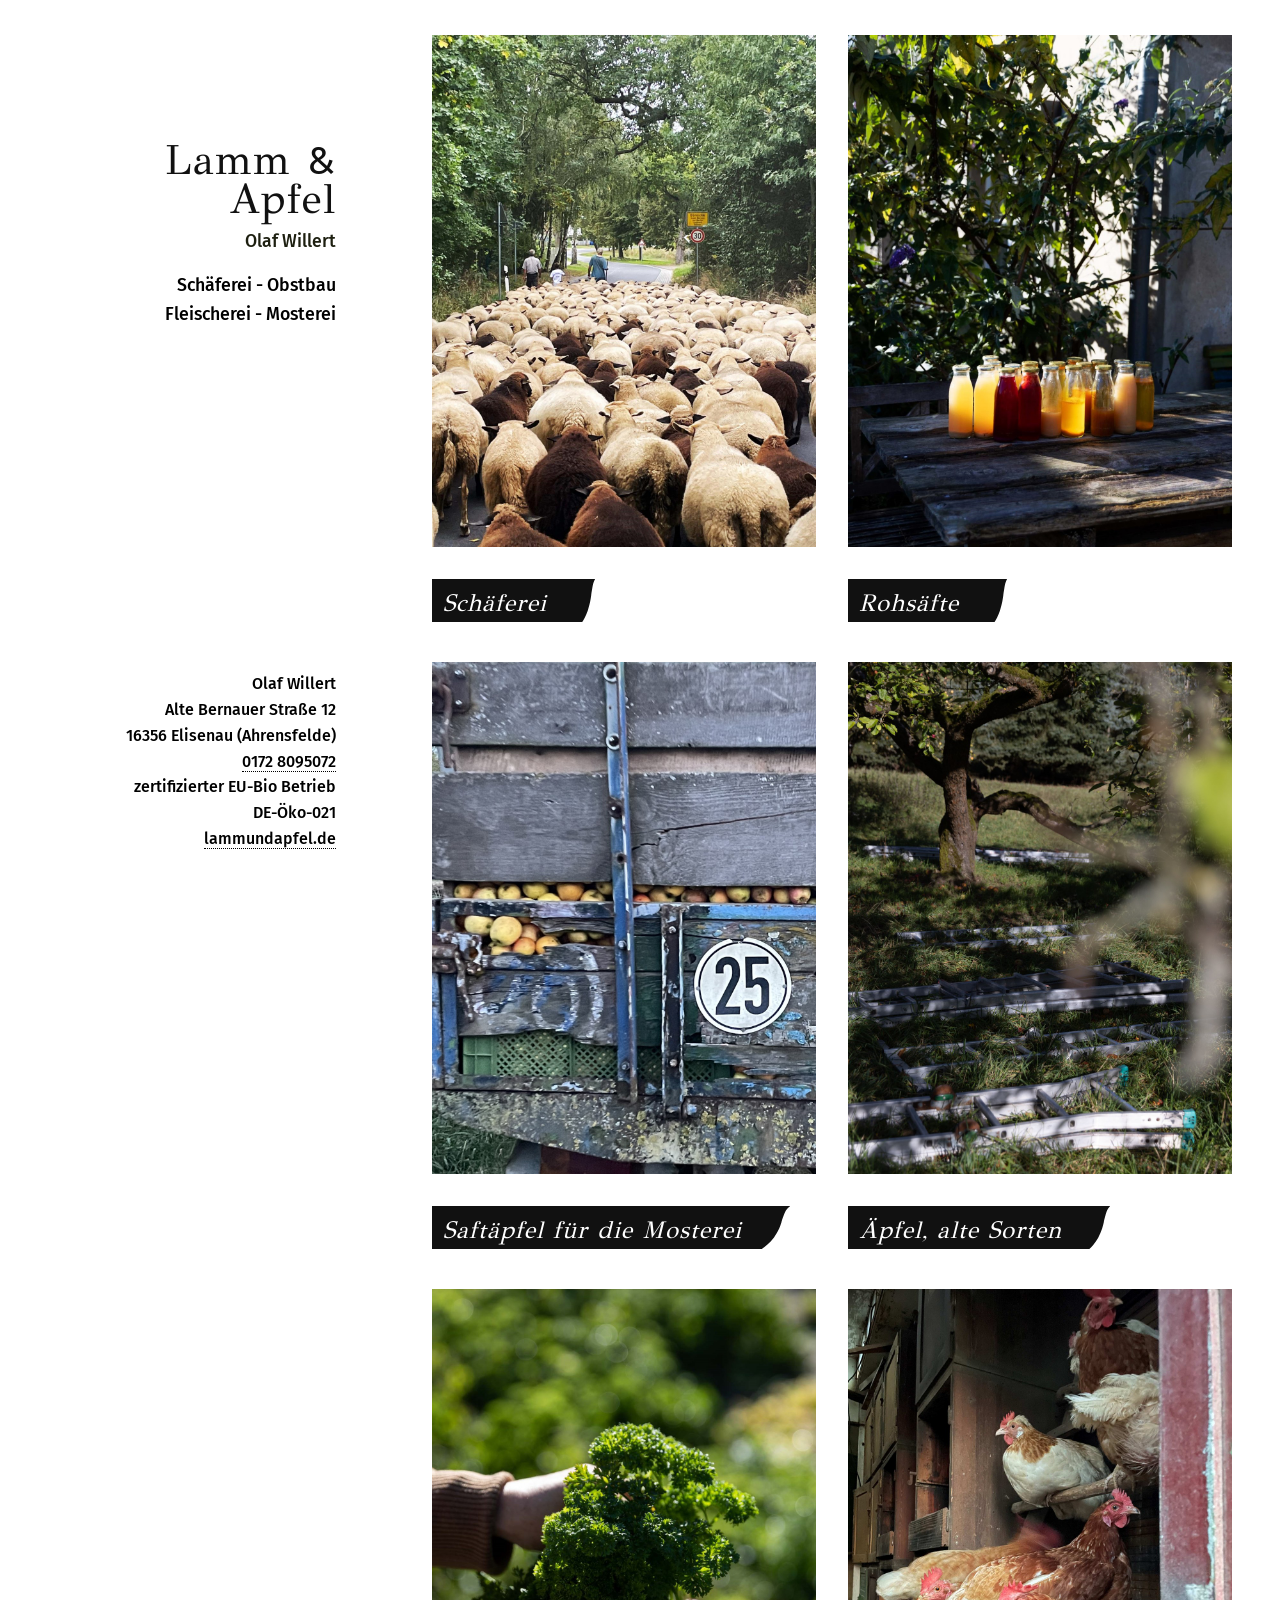
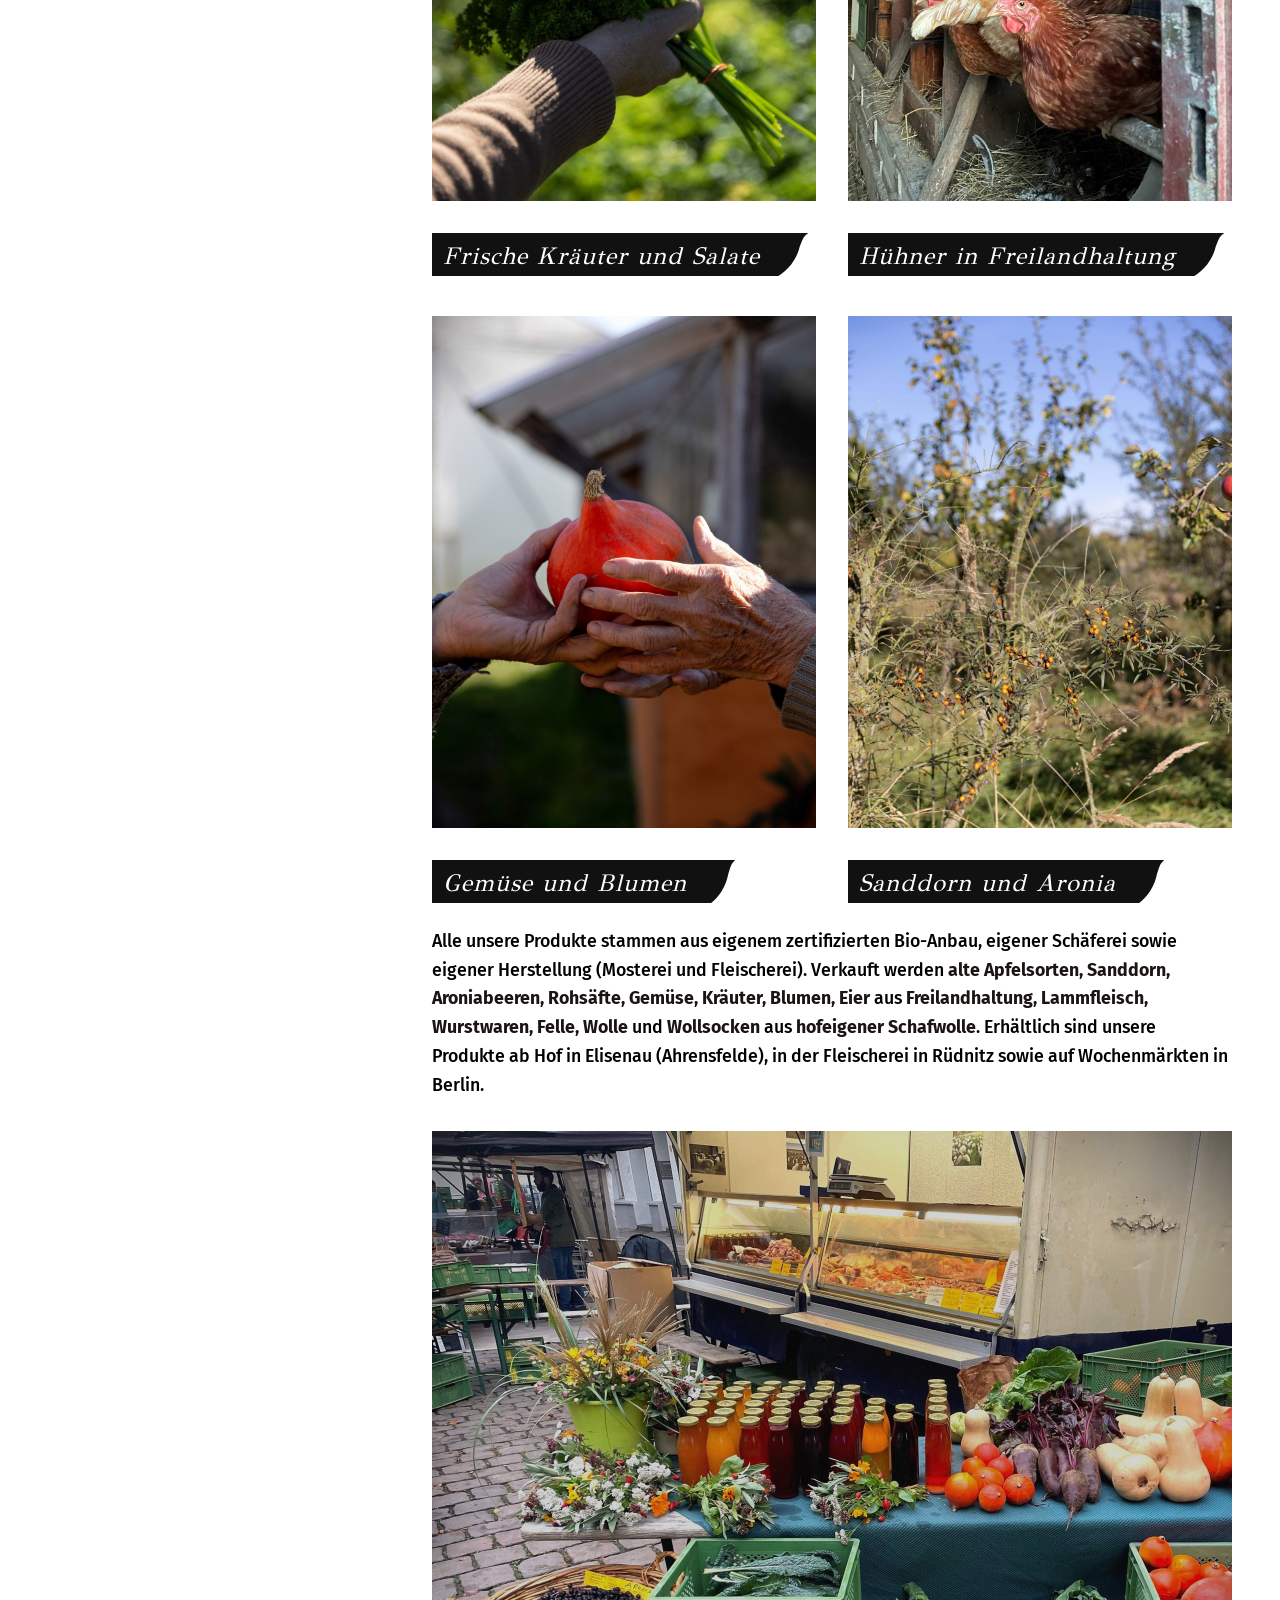
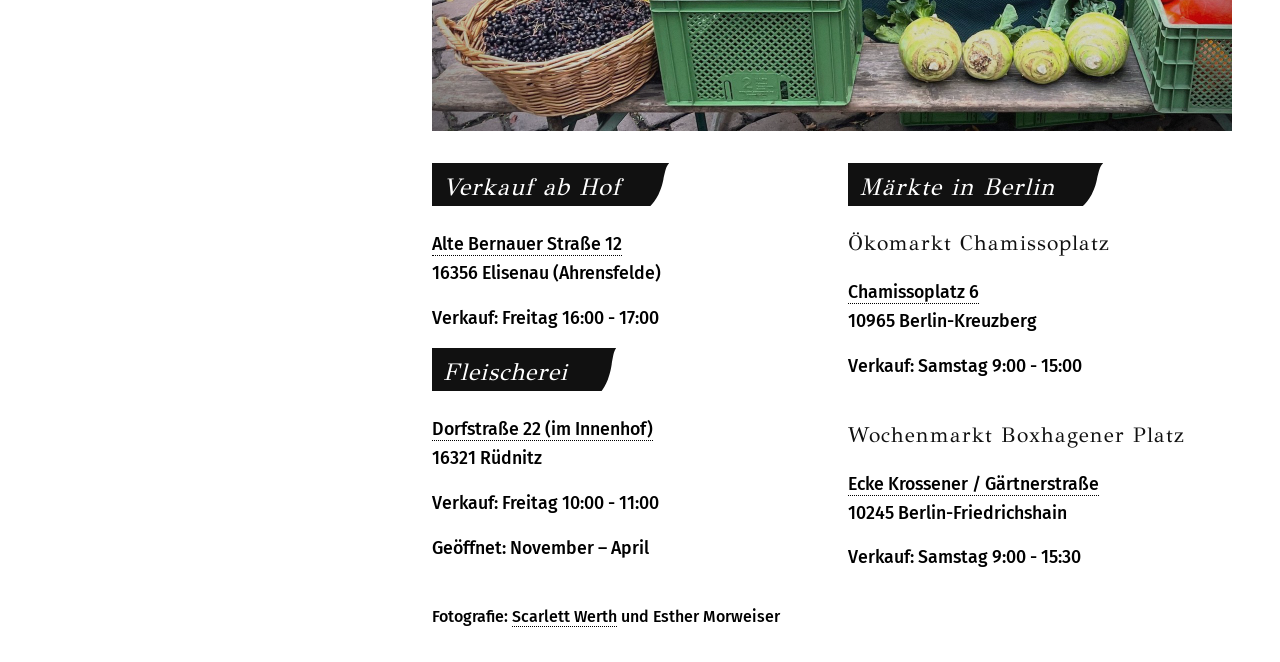
<file: index.html>
<!DOCTYPE HTML>

<html lang="de">
	<head>
		<title>LAMM & APFEL von Olaf Willert | Lammfleisch, alte Apfelsorten, Rohsäfte, Sanddorn in Berlin</title>
		<meta charset="utf-8" />
		<meta name="viewport" content="width=device-width, initial-scale=1" />
		<meta name="author" content="Granaton | Buero für Onlineplanung">
		<link rel="stylesheet" href="assets/css/main.css" />
	    <link rel="icon" type="image/x-icon" href="/favicon.ico?v=olaf-original-1">

		<!-- lamm-seo-only:start -->
		<meta name="description" content="Bio-Lammfleisch, hausgemachte Lammwürste und Leberwurst von Olaf Willert bei Berlin. Dazu unpasteurisierte Rohsäfte aus eigener Mosterei und Schaffelle." />
		<meta name="robots" content="index, follow, max-image-preview:large" />
		<link rel="canonical" href="https://lammundapfel.de/" />
		<meta property="og:type" content="website" />
		<meta property="og:site_name" content="Lamm &amp; Apfel" />
		<meta property="og:locale" content="de_DE" />
		<meta property="og:description" content="Bio-Lammfleisch, hausgemachte Lammwürste und Leberwurst von Olaf Willert bei Berlin. Dazu unpasteurisierte Rohsäfte aus eigener Mosterei und Schaffelle." />
		<meta property="og:url" content="https://lammundapfel.de/" />
		<meta property="og:image" content="https://lammundapfel.de/Bio-Landwirtschaft/Olaf-Willert_Schaeferei_Schafe_Herde.jpg" />
		<script type="application/ld+json">
{
  "@context": "https://schema.org",
  "@type": "LocalBusiness",
  "@id": "https://lammundapfel.de/#betrieb",
  "name": "Lamm & Apfel – Olaf Willert",
  "url": "https://lammundapfel.de/",
  "description": "Ökologischer Betrieb von Olaf Willert mit eigener Schäferei, Bio-Lammfleisch, Wurstwaren aus eigener Verarbeitung, Rohsäften aus der Mosterei, alten Apfelsorten, Sanddorn, Aronia, Fellen und Wolle. Verkauf ab Hof bei Ahrensfelde und auf Wochenmärkten in Berlin.",
  "image": "https://lammundapfel.de/Bio-Landwirtschaft/Olaf-Willert_Schaeferei_Schafe_Herde.jpg",
  "areaServed": [
    {
      "@type": "Place",
      "name": "Berlin"
    },
    {
      "@type": "Place",
      "name": "Brandenburg"
    }
  ]
}
		</script>
		<!-- lamm-seo-only:end -->
</head>
	<body class="is-preload">

		<!-- Header -->
			<header id="header">
				<div class="inner">	
				<h1 class="titel"><strong>Lamm <span class="brand-ampersand">&amp;</span> Apfel</strong><span class="brand-owner">Olaf Willert</span></h1>
				<p class="untertitel">Schäferei - Obstbau<br />
				Fleischerei - Mosterei</p>
				</div>
			</header>

		<!-- Main -->
			<div id="main">
							
				<!-- One -->
					<section id="one">
						<div class="row">
							<article class="col-6 col-12-xsmall work-item">
								<img class="image fit thumb" src="Bio-Landwirtschaft/Olaf-Willert_Schaeferei_Schafe_Herde.jpg" alt="" />
								<h2>Schäferei</h2>
							</article>
							<article class="col-6 col-12-xsmall work-item">
								<img class="image fit thumb" src="Bio-Landwirtschaft/Olaf-Willert_Rohsaefte.jpg" alt="" />
								<h2>Rohsäfte</h2>
							</article>
							<article class="col-6 col-12-xsmall work-item">
								<img class="image fit thumb" src="Bio-Landwirtschaft/Olaf-Willert_Aepfel-fuer-die-Mosterei.jpg" alt=""  loading="lazy" decoding="async" />
								<h2>Saftäpfel für die Mosterei</h2>
							</article>
							<article class="col-6 col-12-xsmall work-item">
								<img class="image fit thumb" src="Bio-Landwirtschaft/Olaf-Willert_Bio-Aepfel_alte-Sorten_Leitern.jpg" alt=""  loading="lazy" decoding="async" />
								<h2>Äpfel, alte Sorten</h2>
							</article>
							<article class="col-6 col-12-xsmall work-item">
								<img class="image fit thumb" src="Bio-Landwirtschaft/Olaf-Willert_bio-Kraeuter_Petersilie.jpg" alt=""  loading="lazy" decoding="async" />
								<h2>Frische Kräuter und Salate</h2>
							</article>
							<article class="col-6 col-12-xsmall work-item">
								<img class="image fit thumb" src="Bio-Landwirtschaft/Olaf-Willert_Freiland-Huehner.jpg" alt=""  loading="lazy" decoding="async" />
								<h2>Hühner in Freilandhaltung</h2>
							</article>
							<article class="col-6 col-12-xsmall work-item">
								<img class="image fit thumb" src="Bio-Landwirtschaft/Olaf-Willert_Bio-Gemuese2.jpg" alt=""  loading="lazy" decoding="async" />
								<h2>Gemüse und Blumen</h2>
							</article>
							<article class="col-6 col-12-xsmall work-item">
								<img class="image fit thumb" src="Bio-Landwirtschaft/Olaf-Willert_Sanddorn.jpg" alt=""  loading="lazy" decoding="async" />
								<h2>Sanddorn und Aronia</h2>
							</article>
						</div>
					</section>
					
					<!-- Two -->
					<section id="two">
						<p>Alle unsere Produkte stammen aus eigenem zertifizierten Bio-Anbau, eigener Schäferei sowie eigener Herstellung (Mosterei und Fleischerei). Verkauft werden <strong>alte Apfelsorten, Sanddorn, Aroniabeeren, Rohsäfte, Gemüse, Kräuter, Blumen, Eier</strong> aus <strong>Freilandhaltung, Lammfleisch, Wurstwaren, Felle, Wolle</strong> und <strong>Wollsocken</strong> aus <strong>hofeigener Schafwolle</strong>. Erhältlich sind unsere Produkte ab Hof in Elisenau (Ahrensfelde), in der Fleischerei in Rüdnitz sowie auf Wochenmärkten in Berlin.</p>
					</section>
					
					<section>
							<div class="box alt">
								<div class="row gtr-50 gtr-uniform">
									<div class="col-12"><span class="image fit"><img src="Bio-Landwirtschaft/Olaf-Willert_Marktstand_Boxhagener-Platz.jpg" alt="Marktstand von Lamm &amp; Apfel mit Säften, Gemüse, Blumen und Fleischwaren"  loading="lazy" decoding="async" /></span></div>
								</div>
							</div>
					</section>
					
					<section>
							<div class="row">
									<div class="col-6 col-12-xsmall">
									<h2>Verkauf ab Hof</h2>
									<p><a href="https://maps.app.goo.gl/vzwuA7GJieVuPzYR7" target="_blank" rel="noopener noreferrer">Alte Bernauer Straße 12</a><br />
										16356 Elisenau (Ahrensfelde)</p>
										<p>Verkauf: Freitag 16:00 - 17:00</p>
									<h2>Fleischerei</h2>
									<p><a href="https://maps.app.goo.gl/dbHHMWavRSGjkk2u8" target="_blank" rel="noopener noreferrer">Dorfstraße 22 (im Innenhof)</a><br />
										16321 Rüdnitz<br /></p>
										<p>Verkauf: Freitag 10:00 - 11:00</p>
									<p>Geöffnet: November – April</p><br />
								</div>
								<div class="col-6 col-12-xsmall">
								<h2>Märkte in Berlin</h2>
									
									<h3 class="market-name">  Ökomarkt Chamissoplatz</h3>
									<p class="alt">
									<a href="https://maps.app.goo.gl/a78D41WovixSaoTF8" target="_blank" rel="noopener noreferrer">Chamissoplatz 6</a><br />
										10965 Berlin-Kreuzberg</p>
										<p>Verkauf: Samstag 9:00 - 15:00</p><br />
									
									<h3 class="market-name">  Wochenmarkt Boxhagener Platz</h3>
									<p class="alt">
									<a href="https://maps.app.goo.gl/VavhHtaAGpU4aD3a6" target="_blank" rel="noopener noreferrer">Ecke Krossener / Gärtnerstraße</a><br />
										10245 Berlin-Friedrichshain<br /></p>
										<p>Verkauf: Samstag 9:00 - 15:30</p>
								</div>
							</div>
							</section>
							
							<section>
							<div class="box alt">
								<div class="row gtr-50 gtr-uniform">
									<div class="col-12">
									<p class="left">Fotografie: <a href="https://www.scarlettwerth.com/" target="_blank" rel="noopener noreferrer">Scarlett Werth</a> und Esther Morweiser</p>
									</div>
								</div>
							</div>
					</section>
		

			</div>

		<!-- Footer -->
			<footer id="footer">
				<div class="inner">
					<ul class="copyright">
						<li>Olaf Willert</li>
						<li>Alte Bernauer Straße 12</li>
						<li>16356 Elisenau (Ahrensfelde)</li>
						<li><a href="tel:+491728095072">0172 8095072</a></li>
						<li>zertifizierter EU-Bio Betrieb</li>
						<li>DE-Öko-021</li>
						<li><a href="https://lammundapfel.de">lammundapfel.de</a></li>
					</ul>
				</div>
			</footer>

		<!-- Scripts -->
			<script src="assets/js/jquery.min.js"></script>
			<script src="assets/js/browser.min.js"></script>
			<script src="assets/js/breakpoints.min.js"></script>
			<script src="assets/js/main.js"></script>

	</body>
</html>
</file>
<file: assets/css/main.css>
@import url('https://fonts.googleapis.com/css2?family=GFS+Didot:wght@400&display=swap');
@import url('https://fonts.googleapis.com/css2?family=Fira+Sans:wght@300&family=Simonetta:wght@900&display=swap');

html, body, div, span, applet, object,
iframe, h1, h2, h3, h4, h5, h6, p, blockquote,
pre, a, abbr, acronym, address, big, cite,
code, del, dfn, em, img, ins, kbd, q, s, samp,
small, strike, strong, sub, sup, tt, var, b,
u, i, center, dl, dt, dd, ol, ul, li, fieldset,
form, label, legend, table, caption, tbody,
tfoot, thead, tr, th, td, article, aside,
canvas, details, embed, figure, figcaption,
footer, header, hgroup, menu, nav, output, ruby,
section, summary, time, mark, audio, video {
	margin: 0;
	padding: 0;
	border: 0;
	font-size: 100%;
	font: inherit;
	vertical-align: baseline;}

article, aside, details, figcaption, figure,
footer, header, hgroup, menu, nav, section {
	display: block;}

body {
	line-height: 1.618;}

ol, ul {
	list-style: none;
}

blockquote, q {
	quotes: none;
}

	blockquote:before, blockquote:after, q:before, q:after {
		content: '';
		content: none;
	}

table {
	border-collapse: collapse;
	border-spacing: 0;
}

body {
	-webkit-text-size-adjust: none;
}

mark {
	background-color: transparent;
	color: inherit;
}

input::-moz-focus-inner {
	border: 0;
	padding: 0;
}

input, select, textarea {
	-moz-appearance: none;
	-webkit-appearance: none;
	-ms-appearance: none;
	appearance: none;
}

/* Basic */

	html {
		box-sizing: border-box;
	}

	*, *:before, *:after {
		box-sizing: inherit;
	}

	body {
		background: #fff;
	}

		body.is-preload *, body.is-preload *:before, body.is-preload *:after {
			-moz-animation: none !important;
			-webkit-animation: none !important;
			-ms-animation: none !important;
			animation: none !important;
			-moz-transition: none !important;
			-webkit-transition: none !important;
			-ms-transition: none !important;
			transition: none !important;
		}

	body, input, select, textarea {
		color: #000;
		font-family: "Fira Sans", Helvetica, sans-serif;
		font-size: 16pt;
		font-weight: 500;
		line-height: 1.618;
	}
	
	/* Header */

	#header {
		display: -moz-flex;
		display: -webkit-flex;
		display: -ms-flex;
		display: flex;
		-moz-flex-direction: column;
		-webkit-flex-direction: column;
		-ms-flex-direction: column;
		flex-direction: column;
		-moz-align-items: -moz-flex-end;
		-webkit-align-items: -webkit-flex-end;
		-ms-align-items: -ms-flex-end;
		align-items: flex-end;
		-moz-justify-content: space-between;
		-webkit-justify-content: space-between;
		-ms-justify-content: space-between;
		justify-content: space-between;
		background-color: transparent;
		background-attachment: scroll;
		background-image: none;
		background-position: top left;
		background-repeat: no-repeat;
		background-size: 130%;
		color: rgba(255, 255, 255, 0.5);
		height: 100%;
		left: 0;
		padding: 8em 4em;
		position: fixed;
		text-align: right;
		top: 0;
		width: 35%;
	}

		#header > * {
			-moz-flex-shrink: 0;
			-webkit-flex-shrink: 0;
			-ms-flex-shrink: 0;
			flex-shrink: 0;
			width: 100%;
		}

		#header > .inner {
			-moz-flex-grow: 1;
			-webkit-flex-grow: 1;
			-ms-flex-grow: 1;
			flex-grow: 1;
			margin: 0 0 2em 0;
		}

		#header strong, #header b {
			color: #cdc38c;
			font-family: Simonetta;
			font-weight: 700;
			font-size: 4.618rem;
			line-height: 1;
}

		#header h2, #header h3, #header h4, #header h5, #header h6 {
			color: #ffffff;
		}

		#header h1 {
			color: rgba(255, 255, 255, 0.5);
			font-size: 1.35em;
			line-height: 1.618em;
			margin: 0;
		}

		#header .image.avatar {
			margin: 0 0 2em 0;
			width: 9.25em;
		}
		
		#header strong, #header b {
			color: #1d1f10;
			font-family: Simonetta;
			font-weight: 700;
			font-size: 2.618rem;
			line-height: 1;
		}
	
	/* Section/Article */

	section.special, article.special {
		text-align: center;
	}
	
	p { 
	font-size: 1.11rem;
	}
	.left {
		text-align: left;
		font-size: 1em;
	}
	
	@media all and (max-width: 430px) {
		
		.left {
			margin-top: 1.618em;
	}
	}

	header p {
		color: #000;
		position: relative;
		margin: 1em 0 1.5em 0;
	}
	
	@media all and (max-width:430px) {
	header p {
		margin: 1em 0 -1.5em 0;
	}
	}

	header h2 + p {
		font-size: 1.25em;
		margin-top: -1em;
		line-height: 1.618;
	}

	header h3 + p {
		font-size: 1.1em;
		margin-top: -0.8em;
		line-height: 1.618;
	}

	header h4 + p,
	header h5 + p,
	header h6 + p {
		font-size: 0.9em;
		margin-top: -0.6em;
		line-height: 1.618;
	}

	header.major h2 {
		font-size: 2em;
	}


	a {
		-moz-transition: color 0.2s ease-in-out, border-color 0.2s ease-in-out;
		-webkit-transition: color 0.2s ease-in-out, border-color 0.2s ease-in-out;
		-ms-transition: color 0.2s ease-in-out, border-color 0.2s ease-in-out;
		transition: color 0.2s ease-in-out, border-color 0.2s ease-in-out;
		border-bottom: dotted 1px;
		color: #000;
		text-decoration: none;
	}

		a:hover {
			border-bottom-color: transparent;
			color: #d22121 !important;
			text-decoration: none;
		}

	strong, b {
		color: #1c1313;
		font-weight: 700;
	}

	em, i {
		font-style: italic;
	}

	p {
		margin: 0 0 1rem 0;
	}

	h1, h2, h3, h4, h5, h6 {
		color: #212020;
		font-family: "Simonetta", serif;
		font-weight: 700;
		line-height: 1.618;
		margin: 0 0 1em 0;
	}

		h1 a, h2 a, h3 a, h4 a, h5 a, h6 a {
			color: inherit;
			text-decoration: none;
		}

	h1 {
		font-size: 2em;
		line-height: 1.618em;
	}

	h2 {
		font-size: 1.5em;
		line-height: 1.618em;
	}

	h3 {
		font-family: "Simonetta", serif;
		font-size: 1.23rem;
		line-height: 1em;
	}

	h4 {
		font-size: 1.1em;
		line-height: 1.618em;
	}

	h5 {
		font-size: 0.9em;
		line-height: 1.618em;
	}

	h6 {
		font-size: 0.7em;
		line-height: 1.618em;
	}

	sub {
		font-size: 0.8em;
		position: relative;
		top: 0.5em;
	}

	sup {
		font-size: 0.8em;
		position: relative;
		top: -0.5em;
	}

	hr {
		border: 0;
		border-bottom: solid 2px #efefef;
		margin: 2em 0;
	}

		hr.major {
			margin: 3em 0;
		}

	blockquote {
		border-left: solid 6px #efefef;
		font-style: italic;
		margin: 0 0 2em 0;
		padding: 0.5em 0 0.5em 1.5em;
	}

	code {
		background: #f7f7f7;
		border-radius: none;
		border: solid 2px #efefef;
		font-family: "Courier New", monospace;
		font-size: 0.9em;
		margin: 0 0.25em;
		padding: 0.25em 0.65em;
	}

	pre {
		-webkit-overflow-scrolling: touch;
		font-family: "Courier New", monospace;
		font-size: 0.9em;
		margin: 0 0 2em 0;
	}

		pre code {
			display: block;
			line-height: 1.75em;
			padding: 1em 1.5em;
			overflow-x: auto;
		}

	.align-left {
		text-align: left;
	}

	.align-center {
		text-align: center;
	}

	.align-right {
		text-align: right;
	}

/* Container */

	.container {
		margin: 0 auto;
		max-width: calc(100% - 4em);
		width: 100%;
	}

		.container.xsmall {
			width: 25%;
		}

		.container.small {
			width: 50%;
		}

		.container.medium {
			width: 75%;
		}

		.container.large {
			width: 125%;
		}

		.container.xlarge {
			width: 150%;
		}

		.container.max {
			width: 100%;
		}

		@media screen and (max-width: 980px) {

			.container {
				width: 100% !important;
				max-width: 100% !important;
			}

		}

		@media screen and (max-width: 480px) {

			.container {
				max-width: calc(100% - 3em);
			}

		}

/* Row */

	.row {
		display: flex;
		flex-wrap: wrap;
		box-sizing: border-box;
		align-items: stretch;
	}

		.row > * {
			box-sizing: border-box;
		}

		.row.gtr-uniform > * > :last-child {
			margin-bottom: 0;
		}

		.row.aln-left {
			justify-content: flex-start;
		}

		.row.aln-center {
			justify-content: center;
		}

		.row.aln-right {
			justify-content: flex-end;
		}

		.row.aln-top {
			align-items: flex-start;
		}

		.row.aln-middle {
			align-items: center;
		}

		.row.aln-bottom {
			align-items: flex-end;
		}

		.row > .imp {
			order: -1;
		}

		.row > .col-1 {
			width: 8.33333%;
		}

		.row > .off-1 {
			margin-left: 8.33333%;
		}

		.row > .col-2 {
			width: 16.66667%;
		}

		.row > .off-2 {
			margin-left: 16.66667%;
		}

		.row > .col-3 {
			width: 25%;
		}

		.row > .off-3 {
			margin-left: 25%;
		}

		.row > .col-4 {
			width: 33.33333%;
		}

		.row > .off-4 {
			margin-left: 33.33333%;
		}

		.row > .col-5 {
			width: 41.66667%;
		}

		.row > .off-5 {
			margin-left: 41.66667%;
		}

		.row > .col-6 {
			width: 50%;
		}

		.row > .off-6 {
			margin-left: 50%;
		}

		.row > .col-7 {
			width: 58.33333%;
		}

		.row > .off-7 {
			margin-left: 58.33333%;
		}

		.row > .col-8 {
			width: 66.66667%;
		}

		.row > .off-8 {
			margin-left: 66.66667%;
		}

		.row > .col-9 {
			width: 75%;
		}

		.row > .off-9 {
			margin-left: 75%;
		}

		.row > .col-10 {
			width: 83.33333%;
		}

		.row > .off-10 {
			margin-left: 83.33333%;
		}

		.row > .col-11 {
			width: 91.66667%;
		}

		.row > .off-11 {
			margin-left: 91.66667%;
		}

		.row > .col-12 {
			width: 100%;
		}

		.row > .off-12 {
			margin-left: 100%;
		}

		.row.gtr-0 {
			margin-top: 0;
			margin-left: 0em;
		}

			.row.gtr-0 > * {
				padding: 0 0 0 0em;
			}

			.row.gtr-0.gtr-uniform {
				margin-top: 0em;
			}

				.row.gtr-0.gtr-uniform > * {
					padding-top: 0em;
				}

		.row.gtr-25 {
			margin-top: 0;
			margin-left: -0.625em;
		}

			.row.gtr-25 > * {
				padding: 0 0 0 0.625em;
			}

			.row.gtr-25.gtr-uniform {
				margin-top: -0.625em;
			}

				.row.gtr-25.gtr-uniform > * {
					padding-top: 0.625em;
				}

		.row.gtr-50 {
			margin-top: 0;
			margin-left: -1.25em;
		}

			.row.gtr-50 > * {
				padding: 0 0 0 1.25em;
			}

			.row.gtr-50.gtr-uniform {
				margin-top: -1.25em;
			}

				.row.gtr-50.gtr-uniform > * {
					padding-top: 1.25em;
				}

		.row {
			margin-top: 0;
			margin-left: -2.5em;
		}

			.row > * {
				padding: 0 0 0 2.5em;
			}

			.row.gtr-uniform {
				margin-top: -2.5em;
			}

				.row.gtr-uniform > * {
					padding-top: 2.5em;
				}

		.row.gtr-150 {
			margin-top: 0;
			margin-left: -3.75em;
		}

			.row.gtr-150 > * {
				padding: 0 0 0 3.75em;
			}

			.row.gtr-150.gtr-uniform {
				margin-top: -3.75em;
			}

				.row.gtr-150.gtr-uniform > * {
					padding-top: 3.75em;
				}

		.row.gtr-200 {
			margin-top: 0;
			margin-left: -5em;
		}

			.row.gtr-200 > * {
				padding: 0 0 0 5em;
			}

			.row.gtr-200.gtr-uniform {
				margin-top: -5em;
			}

				.row.gtr-200.gtr-uniform > * {
					padding-top: 5em;
				}

		@media screen and (max-width: 1800px) {

			.row {
				display: flex;
				flex-wrap: wrap;
				box-sizing: border-box;
				align-items: stretch;
			}

				.row > * {
					box-sizing: border-box;
				}

				.row.gtr-uniform > * > :last-child {
					margin-bottom: 0;
				}

				.row.aln-left {
					justify-content: flex-start;
				}

				.row.aln-center {
					justify-content: center;
				}

				.row.aln-right {
					justify-content: flex-end;
				}

				.row.aln-top {
					align-items: flex-start;
				}

				.row.aln-middle {
					align-items: center;
				}

				.row.aln-bottom {
					align-items: flex-end;
				}

				.row > .imp-xlarge {
					order: -1;
				}

				.row > .col-1-xlarge {
					width: 8.33333%;
				}

				.row > .off-1-xlarge {
					margin-left: 8.33333%;
				}

				.row > .col-2-xlarge {
					width: 16.66667%;
				}

				.row > .off-2-xlarge {
					margin-left: 16.66667%;
				}

				.row > .col-3-xlarge {
					width: 25%;
				}

				.row > .off-3-xlarge {
					margin-left: 25%;
				}

				.row > .col-4-xlarge {
					width: 33.33333%;
				}

				.row > .off-4-xlarge {
					margin-left: 33.33333%;
				}

				.row > .col-5-xlarge {
					width: 41.66667%;
				}

				.row > .off-5-xlarge {
					margin-left: 41.66667%;
				}

				.row > .col-6-xlarge {
					width: 50%;
				}

				.row > .off-6-xlarge {
					margin-left: 50%;
				}

				.row > .col-7-xlarge {
					width: 58.33333%;
				}

				.row > .off-7-xlarge {
					margin-left: 58.33333%;
				}

				.row > .col-8-xlarge {
					width: 66.66667%;
				}

				.row > .off-8-xlarge {
					margin-left: 66.66667%;
				}

				.row > .col-9-xlarge {
					width: 75%;
				}

				.row > .off-9-xlarge {
					margin-left: 75%;
				}

				.row > .col-10-xlarge {
					width: 83.33333%;
				}

				.row > .off-10-xlarge {
					margin-left: 83.33333%;
				}

				.row > .col-11-xlarge {
					width: 91.66667%;
				}

				.row > .off-11-xlarge {
					margin-left: 91.66667%;
				}

				.row > .col-12-xlarge {
					width: 100%;
				}

				.row > .off-12-xlarge {
					margin-left: 100%;
				}

				.row.gtr-0 {
					margin-top: 0;
					margin-left: 0em;
				}

					.row.gtr-0 > * {
						padding: 0 0 0 0em;
					}

					.row.gtr-0.gtr-uniform {
						margin-top: 0em;
					}

						.row.gtr-0.gtr-uniform > * {
							padding-top: 0em;
						}

				.row.gtr-25 {
					margin-top: 0;
					margin-left: -0.625em;
				}

					.row.gtr-25 > * {
						padding: 0 0 0 0.625em;
					}

					.row.gtr-25.gtr-uniform {
						margin-top: -0.625em;
					}

						.row.gtr-25.gtr-uniform > * {
							padding-top: 0.625em;
						}

				.row.gtr-50 {
					margin-top: 0;
					margin-left: -1.25em;
				}

					.row.gtr-50 > * {
						padding: 0 0 0 1.25em;
					}

					.row.gtr-50.gtr-uniform {
						margin-top: -1.25em;
					}

						.row.gtr-50.gtr-uniform > * {
							padding-top: 1.25em;
						}

				.row {
					margin-top: 0;
					margin-left: -2.5em;
				}

					.row > * {
						padding: 0 0 0 2.5em;
					}

					.row.gtr-uniform {
						margin-top: -2.5em;
					}

						.row.gtr-uniform > * {
							padding-top: 2.5em;
						}

				.row.gtr-150 {
					margin-top: 0;
					margin-left: -3.75em;
				}

					.row.gtr-150 > * {
						padding: 0 0 0 3.75em;
					}

					.row.gtr-150.gtr-uniform {
						margin-top: -3.75em;
					}

						.row.gtr-150.gtr-uniform > * {
							padding-top: 3.75em;
						}

				.row.gtr-200 {
					margin-top: 0;
					margin-left: -5em;
				}

					.row.gtr-200 > * {
						padding: 0 0 0 5em;
					}

					.row.gtr-200.gtr-uniform {
						margin-top: -5em;
					}

						.row.gtr-200.gtr-uniform > * {
							padding-top: 5em;
						}

		}

		@media screen and (max-width: 1280px) {

			.row {
				display: flex;
				flex-wrap: wrap;
				box-sizing: border-box;
				align-items: stretch;
			}

				.row > * {
					box-sizing: border-box;
				}

				.row.gtr-uniform > * > :last-child {
					margin-bottom: 0;
				}

				.row.aln-left {
					justify-content: flex-start;
				}

				.row.aln-center {
					justify-content: center;
				}

				.row.aln-right {
					justify-content: flex-end;
				}

				.row.aln-top {
					align-items: flex-start;
				}

				.row.aln-middle {
					align-items: center;
				}

				.row.aln-bottom {
					align-items: flex-end;
				}

				.row > .imp-large {
					order: -1;
				}

				.row > .col-1-large {
					width: 8.33333%;
				}

				.row > .off-1-large {
					margin-left: 8.33333%;
				}

				.row > .col-2-large {
					width: 16.66667%;
				}

				.row > .off-2-large {
					margin-left: 16.66667%;
				}

				.row > .col-3-large {
					width: 25%;
				}

				.row > .off-3-large {
					margin-left: 25%;
				}

				.row > .col-4-large {
					width: 33.33333%;
				}

				.row > .off-4-large {
					margin-left: 33.33333%;
				}

				.row > .col-5-large {
					width: 41.66667%;
				}

				.row > .off-5-large {
					margin-left: 41.66667%;
				}

				.row > .col-6-large {
					width: 50%;
				}

				.row > .off-6-large {
					margin-left: 50%;
				}

				.row > .col-7-large {
					width: 58.33333%;
				}

				.row > .off-7-large {
					margin-left: 58.33333%;
				}

				.row > .col-8-large {
					width: 66.66667%;
				}

				.row > .off-8-large {
					margin-left: 66.66667%;
				}

				.row > .col-9-large {
					width: 75%;
				}

				.row > .off-9-large {
					margin-left: 75%;
				}

				.row > .col-10-large {
					width: 83.33333%;
				}

				.row > .off-10-large {
					margin-left: 83.33333%;
				}

				.row > .col-11-large {
					width: 91.66667%;
				}

				.row > .off-11-large {
					margin-left: 91.66667%;
				}

				.row > .col-12-large {
					width: 100%;
				}

				.row > .off-12-large {
					margin-left: 100%;
				}

				.row.gtr-0 {
					margin-top: 0;
					margin-left: 0em;
				}

					.row.gtr-0 > * {
						padding: 0 0 0 0em;
					}

					.row.gtr-0.gtr-uniform {
						margin-top: 0em;
					}

						.row.gtr-0.gtr-uniform > * {
							padding-top: 0em;
						}

				.row.gtr-25 {
					margin-top: 0;
					margin-left: -0.5em;
				}

					.row.gtr-25 > * {
						padding: 0 0 0 0.5em;
					}

					.row.gtr-25.gtr-uniform {
						margin-top: -0.5em;
					}

						.row.gtr-25.gtr-uniform > * {
							padding-top: 0.5em;
						}

				.row.gtr-50 {
					margin-top: 0;
					margin-left: -1em;
				}

					.row.gtr-50 > * {
						padding: 0 0 0 1em;
					}

					.row.gtr-50.gtr-uniform {
						margin-top: -1em;
					}

						.row.gtr-50.gtr-uniform > * {
							padding-top: 1em;
						}

				.row {
					margin-top: 0;
					margin-left: -2em;
				}

					.row > * {
						padding: 0 0 0 2em;
					}

					.row.gtr-uniform {
						margin-top: -2em;
					}

						.row.gtr-uniform > * {
							padding-top: 2em;
						}

				.row.gtr-150 {
					margin-top: 0;
					margin-left: -3em;
				}

					.row.gtr-150 > * {
						padding: 0 0 0 3em;
					}

					.row.gtr-150.gtr-uniform {
						margin-top: -3em;
					}

						.row.gtr-150.gtr-uniform > * {
							padding-top: 3em;
						}

				.row.gtr-200 {
					margin-top: 0;
					margin-left: -4em;
				}

					.row.gtr-200 > * {
						padding: 0 0 0 4em;
					}

					.row.gtr-200.gtr-uniform {
						margin-top: -4em;
					}

						.row.gtr-200.gtr-uniform > * {
							padding-top: 4em;
						}

		}

		@media screen and (max-width: 980px) {

			.row {
				display: flex;
				flex-wrap: wrap;
				box-sizing: border-box;
				align-items: stretch;
			}

				.row > * {
					box-sizing: border-box;
				}

				.row.gtr-uniform > * > :last-child {
					margin-bottom: 0;
				}

				.row.aln-left {
					justify-content: flex-start;
				}

				.row.aln-center {
					justify-content: center;
				}

				.row.aln-right {
					justify-content: flex-end;
				}

				.row.aln-top {
					align-items: flex-start;
				}

				.row.aln-middle {
					align-items: center;
				}

				.row.aln-bottom {
					align-items: flex-end;
				}

				.row > .imp-medium {
					order: -1;
				}

				.row > .col-1-medium {
					width: 8.33333%;
				}

				.row > .off-1-medium {
					margin-left: 8.33333%;
				}

				.row > .col-2-medium {
					width: 16.66667%;
				}

				.row > .off-2-medium {
					margin-left: 16.66667%;
				}

				.row > .col-3-medium {
					width: 25%;
				}

				.row > .off-3-medium {
					margin-left: 25%;
				}

				.row > .col-4-medium {
					width: 33.33333%;
				}

				.row > .off-4-medium {
					margin-left: 33.33333%;
				}

				.row > .col-5-medium {
					width: 41.66667%;
				}

				.row > .off-5-medium {
					margin-left: 41.66667%;
				}

				.row > .col-6-medium {
					width: 50%;
				}

				.row > .off-6-medium {
					margin-left: 50%;
				}

				.row > .col-7-medium {
					width: 58.33333%;
				}

				.row > .off-7-medium {
					margin-left: 58.33333%;
				}

				.row > .col-8-medium {
					width: 66.66667%;
				}

				.row > .off-8-medium {
					margin-left: 66.66667%;
				}

				.row > .col-9-medium {
					width: 75%;
				}

				.row > .off-9-medium {
					margin-left: 75%;
				}

				.row > .col-10-medium {
					width: 83.33333%;
				}

				.row > .off-10-medium {
					margin-left: 83.33333%;
				}

				.row > .col-11-medium {
					width: 91.66667%;
				}

				.row > .off-11-medium {
					margin-left: 91.66667%;
				}

				.row > .col-12-medium {
					width: 100%;
				}

				.row > .off-12-medium {
					margin-left: 100%;
				}

				.row.gtr-0 {
					margin-top: 0;
					margin-left: 0em;
				}

					.row.gtr-0 > * {
						padding: 0 0 0 0em;
					}

					.row.gtr-0.gtr-uniform {
						margin-top: 0em;
					}

						.row.gtr-0.gtr-uniform > * {
							padding-top: 0em;
						}

				.row.gtr-25 {
					margin-top: 0;
					margin-left: -0.5em;
				}

					.row.gtr-25 > * {
						padding: 0 0 0 0.5em;
					}

					.row.gtr-25.gtr-uniform {
						margin-top: -0.5em;
					}

						.row.gtr-25.gtr-uniform > * {
							padding-top: 0.5em;
						}

				.row.gtr-50 {
					margin-top: 0;
					margin-left: -1em;
				}

					.row.gtr-50 > * {
						padding: 0 0 0 1em;
					}

					.row.gtr-50.gtr-uniform {
						margin-top: -1em;
					}

						.row.gtr-50.gtr-uniform > * {
							padding-top: 1em;
						}

				.row {
					margin-top: 0;
					margin-left: -2em;
				}

					.row > * {
						padding: 0 0 0 2em;
					}

					.row.gtr-uniform {
						margin-top: -2em;
					}

						.row.gtr-uniform > * {
							padding-top: 2em;
						}

				.row.gtr-150 {
					margin-top: 0;
					margin-left: -3em;
				}

					.row.gtr-150 > * {
						padding: 0 0 0 3em;
					}

					.row.gtr-150.gtr-uniform {
						margin-top: -3em;
					}

						.row.gtr-150.gtr-uniform > * {
							padding-top: 3em;
						}

				.row.gtr-200 {
					margin-top: 0;
					margin-left: -4em;
				}

					.row.gtr-200 > * {
						padding: 0 0 0 4em;
					}

					.row.gtr-200.gtr-uniform {
						margin-top: -4em;
					}

						.row.gtr-200.gtr-uniform > * {
							padding-top: 4em;
						}

		}

		@media screen and (max-width: 736px) {

			.row {
				display: flex;
				flex-wrap: wrap;
				box-sizing: border-box;
				align-items: stretch;
			}

				.row > * {
					box-sizing: border-box;
				}

				.row.gtr-uniform > * > :last-child {
					margin-bottom: 0;
				}

				.row.aln-left {
					justify-content: flex-start;
				}

				.row.aln-center {
					justify-content: center;
				}

				.row.aln-right {
					justify-content: flex-end;
				}

				.row.aln-top {
					align-items: flex-start;
				}

				.row.aln-middle {
					align-items: center;
				}

				.row.aln-bottom {
					align-items: flex-end;
				}

				.row > .imp-small {
					order: -1;
				}

				.row > .col-1-small {
					width: 8.33333%;
				}

				.row > .off-1-small {
					margin-left: 8.33333%;
				}

				.row > .col-2-small {
					width: 16.66667%;
				}

				.row > .off-2-small {
					margin-left: 16.66667%;
				}

				.row > .col-3-small {
					width: 25%;
				}

				.row > .off-3-small {
					margin-left: 25%;
				}

				.row > .col-4-small {
					width: 33.33333%;
				}

				.row > .off-4-small {
					margin-left: 33.33333%;
				}

				.row > .col-5-small {
					width: 41.66667%;
				}

				.row > .off-5-small {
					margin-left: 41.66667%;
				}

				.row > .col-6-small {
					width: 50%;
				}

				.row > .off-6-small {
					margin-left: 50%;
				}

				.row > .col-7-small {
					width: 58.33333%;
				}

				.row > .off-7-small {
					margin-left: 58.33333%;
				}

				.row > .col-8-small {
					width: 66.66667%;
				}

				.row > .off-8-small {
					margin-left: 66.66667%;
				}

				.row > .col-9-small {
					width: 75%;
				}

				.row > .off-9-small {
					margin-left: 75%;
				}

				.row > .col-10-small {
					width: 83.33333%;
				}

				.row > .off-10-small {
					margin-left: 83.33333%;
				}

				.row > .col-11-small {
					width: 91.66667%;
				}

				.row > .off-11-small {
					margin-left: 91.66667%;
				}

				.row > .col-12-small {
					width: 100%;
				}

				.row > .off-12-small {
					margin-left: 100%;
				}

				.row.gtr-0 {
					margin-top: 0;
					margin-left: 0em;
				}

					.row.gtr-0 > * {
						padding: 0 0 0 0em;
					}

					.row.gtr-0.gtr-uniform {
						margin-top: 0em;
					}

						.row.gtr-0.gtr-uniform > * {
							padding-top: 0em;
						}

				.row.gtr-25 {
					margin-top: 0;
					margin-left: -0.375em;
				}

					.row.gtr-25 > * {
						padding: 0 0 0 0.375em;
					}

					.row.gtr-25.gtr-uniform {
						margin-top: -0.375em;
					}

						.row.gtr-25.gtr-uniform > * {
							padding-top: 0.375em;
						}

				.row.gtr-50 {
					margin-top: 0;
					margin-left: -0.75em;
				}

					.row.gtr-50 > * {
						padding: 0 0 0 0.75em;
					}

					.row.gtr-50.gtr-uniform {
						margin-top: -0.75em;
					}

						.row.gtr-50.gtr-uniform > * {
							padding-top: 0.75em;
						}

				.row {
					margin-top: 0;
					margin-left: -1.5em;
				}

					.row > * {
						padding: 0 0 0 1.5em;
					}

					.row.gtr-uniform {
						margin-top: -1.5em;
					}

						.row.gtr-uniform > * {
							padding-top: 1.5em;
						}

				.row.gtr-150 {
					margin-top: 0;
					margin-left: -2.25em;
				}

					.row.gtr-150 > * {
						padding: 0 0 0 2.25em;
					}

					.row.gtr-150.gtr-uniform {
						margin-top: -2.25em;
					}

						.row.gtr-150.gtr-uniform > * {
							padding-top: 2.25em;
						}

				.row.gtr-200 {
					margin-top: 0;
					margin-left: -3em;
				}

					.row.gtr-200 > * {
						padding: 0 0 0 3em;
					}

					.row.gtr-200.gtr-uniform {
						margin-top: -3em;
					}

						.row.gtr-200.gtr-uniform > * {
							padding-top: 3em;
						}

		}

		@media screen and (max-width: 480px) {

			.row {
				display: flex;
				flex-wrap: wrap;
				box-sizing: border-box;
				align-items: stretch;
			}

				.row > * {
					box-sizing: border-box;
				}

				.row.gtr-uniform > * > :last-child {
					margin-bottom: 0;
				}

				.row.aln-left {
					justify-content: flex-start;
				}

				.row.aln-center {
					justify-content: center;
				}

				.row.aln-right {
					justify-content: flex-end;
				}

				.row.aln-top {
					align-items: flex-start;
				}

				.row.aln-middle {
					align-items: center;
				}

				.row.aln-bottom {
					align-items: flex-end;
				}

				.row > .imp-xsmall {
					order: -1;
				}

				.row > .col-1-xsmall {
					width: 8.33333%;
				}

				.row > .off-1-xsmall {
					margin-left: 8.33333%;
				}

				.row > .col-2-xsmall {
					width: 16.66667%;
				}

				.row > .off-2-xsmall {
					margin-left: 16.66667%;
				}

				.row > .col-3-xsmall {
					width: 25%;
				}

				.row > .off-3-xsmall {
					margin-left: 25%;
				}

				.row > .col-4-xsmall {
					width: 33.33333%;
				}

				.row > .off-4-xsmall {
					margin-left: 33.33333%;
				}

				.row > .col-5-xsmall {
					width: 41.66667%;
				}

				.row > .off-5-xsmall {
					margin-left: 41.66667%;
				}

				.row > .col-6-xsmall {
					width: 50%;
				}

				.row > .off-6-xsmall {
					margin-left: 50%;
				}

				.row > .col-7-xsmall {
					width: 58.33333%;
				}

				.row > .off-7-xsmall {
					margin-left: 58.33333%;
				}

				.row > .col-8-xsmall {
					width: 66.66667%;
				}

				.row > .off-8-xsmall {
					margin-left: 66.66667%;
				}

				.row > .col-9-xsmall {
					width: 75%;
				}

				.row > .off-9-xsmall {
					margin-left: 75%;
				}

				.row > .col-10-xsmall {
					width: 83.33333%;
				}

				.row > .off-10-xsmall {
					margin-left: 83.33333%;
				}

				.row > .col-11-xsmall {
					width: 91.66667%;
				}

				.row > .off-11-xsmall {
					margin-left: 91.66667%;
				}

				.row > .col-12-xsmall {
					width: 100%;
				}

				.row > .off-12-xsmall {
					margin-left: 100%;
				}

				.row.gtr-0 {
					margin-top: 0;
					margin-left: 0em;
				}

					.row.gtr-0 > * {
						padding: 0 0 0 0em;
					}

					.row.gtr-0.gtr-uniform {
						margin-top: 0em;
					}

						.row.gtr-0.gtr-uniform > * {
							padding-top: 0em;
						}

				.row.gtr-25 {
					margin-top: 0;
					margin-left: -0.375em;
				}

					.row.gtr-25 > * {
						padding: 0 0 0 0.375em;
					}

					.row.gtr-25.gtr-uniform {
						margin-top: -0.375em;
					}

						.row.gtr-25.gtr-uniform > * {
							padding-top: 0.375em;
						}

				.row.gtr-50 {
					margin-top: 0;
					margin-left: -0.75em;
				}

					.row.gtr-50 > * {
						padding: 0 0 0 0.75em;
					}

					.row.gtr-50.gtr-uniform {
						margin-top: -0.75em;
					}

						.row.gtr-50.gtr-uniform > * {
							padding-top: 0.75em;
						}

				.row {
					margin-top: 0;
					margin-left: -1.5em;
				}

					.row > * {
						padding: 0 0 0 1.5em;
					}

					.row.gtr-uniform {
						margin-top: -1.5em;
					}

						.row.gtr-uniform > * {
							padding-top: 1.5em;
						}

				.row.gtr-150 {
					margin-top: 0;
					margin-left: -2.25em;
				}

					.row.gtr-150 > * {
						padding: 0 0 0 2.25em;
					}

					.row.gtr-150.gtr-uniform {
						margin-top: -2.25em;
					}

						.row.gtr-150.gtr-uniform > * {
							padding-top: 2.25em;
						}

				.row.gtr-200 {
					margin-top: 0;
					margin-left: -3em;
				}

					.row.gtr-200 > * {
						padding: 0 0 0 3em;
					}

					.row.gtr-200.gtr-uniform {
						margin-top: -3em;
					}

						.row.gtr-200.gtr-uniform > * {
							padding-top: 3em;
						}

		}



/* Box */

	.box {
		border-radius: 0.35em;
		border: solid 2px #efefef;
		margin-bottom: 2em;
		padding: 1.5em;
	}

		.box > :last-child,
		.box > :last-child > :last-child,
		.box > :last-child > :last-child > :last-child {
			margin-bottom: 0;
		}

		.box.alt {
			border: 0;
			border-radius: 0;
			padding: 0;
		}

/* Image */

	.image {
		border: 0;
		display: inline-block;
		position: relative;
	}

		.image:before {
			-moz-transition: opacity 0.2s ease-in-out;
			-webkit-transition: opacity 0.2s ease-in-out;
			-ms-transition: opacity 0.2s ease-in-out;
			transition: opacity 0.2s ease-in-out;
			background: url("images/overlay.png");
			content: '';
			display: block;
			height: 100%;
			left: 0;
			opacity: 0.5;
			position: absolute;
			top: 0;
			width: 100%;
		}

		.image.thumb {
			text-align: center;
		}

			.image.thumb:after {
				-moz-transition: opacity 0.2s ease-in-out;
				-webkit-transition: opacity 0.2s ease-in-out;
				-ms-transition: opacity 0.2s ease-in-out;
				transition: opacity 0.2s ease-in-out;
				border: solid 3px rgba(255, 255, 255, 0.5);
				color: #fff;
				content: 'Öffnen';
				display: inline-block;
				font-size: 0.8em;
				font-weight: 400;
				left: 50%;
				line-height: 2.25em;
				margin: -1.25em 0 0 -3em;
				opacity: 0;
				padding: 0 1.5em;
				position: absolute;
				text-align: center;
				text-decoration: none;
				top: 50%;
				white-space: nowrap;
			}

			.image.thumb:hover:after {
				opacity: 1.0;
			}

			.image.thumb:hover:before {
				background: url("images/overlay.png"), url("images/overlay.png");
				opacity: 1.0;
			}

		.image img {
			display: block;
		}

		.image.left {
			float: left;
			margin: 0 1.5em 1em 0;
			top: 0.25em;
		}

		.image.right {
			float: right;
			margin: 0 0 1em 1.5em;
			top: 0.25em;
		}

		.image.left, .image.right {
			max-width: 40%;
		}

			.image.left img, .image.right img {
				width: 100%;
			}

		.image.fit {
			display: block;
			margin: 1em 0 2em 0;
			width: 100%;
		}

			.image.fit img {
				width: 100%;
			}

		.image.avatar {
			border-radius: 100%;
		}

			.image.avatar:before {
				display: none;
			}

			.image.avatar img {
				border-radius: 100%;
				width: 100%;
			}

/* List */

	ol {
		list-style: decimal;
		margin: 0 0 2em 0;
		padding-left: 1.25em;
	}

		ol li {
			padding-left: 0.25em;
		}

	ul {
		list-style: disc;
		margin: 0 0 2em 0;
		padding-left: 1em;
	}

		ul li {
			padding-left: 0.5em;
		}

		ul.alt {
			list-style: none;
			padding-left: 0;
		}

			ul.alt li {
				border-top: solid 2px #efefef;
				padding: 0.5em 0;
			}

				ul.alt li:first-child {
					border-top: 0;
					padding-top: 0;
				}

	dl {
		margin: 0 0 2em 0;
	}

/* Icons */

	ul.icons {
		cursor: default;
		list-style: none;
		padding-left: 0;
	}

		ul.icons li {
			display: inline-block;
			padding: 0 1em 0 0;
		}

			ul.icons li:last-child {
				padding-right: 0;
			}

			ul.icons li .icon:before {
				font-size: 1.5em;
			}


/* Footer */

	#footer .icons {
		margin: 1em 0 0 0;
	}

		#footer .icons a {
			color: rgba(255, 255, 255, 0.4);
		}

	#footer .copyright {
		color: #000;
		font-size: 1em;
		list-style: none;
		margin: 1em 0 0 0;
		padding: 0;
	}

		#footer .copyright li {
			border-left: solid 1px rgba(255, 255, 255, 0.25);
			display: block;
			line-height: 1.618em;
			margin-left: 0.75em;
			padding-left: 0.75em;
		}

			#footer .copyright li:first-child {
				border-left: 0;
				margin-left: 0;
				padding-left: 0;
			}

			#footer .copyright li a {
				color: inherit;
			}

/* Main */

	#main {
		margin-left: 35%;
		max-width: 54em;
		padding: 1.2em 3em 0em 3em;
		width: calc(100% - 35%);
	}

		#main > section {
			margin: 0 0 0 0;
			padding: 0 0 0 0;
		}

			#main > section:first-child {
				border-top: 0;
				margin-top: 0;
				padding-top: 0;
			}


/* XLarge */

	@media screen and (max-width: 1800px) {

		/* Basic */

			body, input, select, textarea {
				font-size: 1rem;
			}

	}

/* Large */

	@media screen and (max-width: 1280px) {

		/* Header */

			#header {
				padding: 6em 3em 3em 3em;
				width: 30%;
			}

				#header h1 {
					font-size: 1.25em;
				}

					#header h1 br {
						display: none;
					}

				#header > .inner {
					margin-bottom: 0;
		}
				


		/* Footer */

			#footer .copyright li {
				border-left-width: 0;
				display: block;
				margin-left: 0;
				padding-left: 0;
			}

		/* Main */

			#main {
				margin-left: 30%;
				max-width: none;
				padding: 1.2em 3em 0em 3em;
				width: calc(100% - 30%);
			}

	}
	
	@media all and (min-width: 1212px) {
						.titel {
					margin-top: 3rem !important;
				}
	}

/* Medium */

	@media screen and (max-width: 980px) {

		/* Basic */

			h1 br, h2 br, h3 br, h4 br, h5 br, h6 br {
				display: none;
			}

		/* List */

			ul.icons li .icon {
				font-size: 1.25em;
			}

		/* Header */

			#header {
				background-attachment: scroll;
				background-position: top left, center center;
				background-size: auto,		cover;
				left: auto;
				padding: 4em 5em 1em 4em;
				position: relative;
				text-align: center;
				top: auto;
				width: 100%;
				display: block;
			}

				#header h1 {
					font-size: 1.75em;
				}

					#header h1 br {
						display: inline;
					}

		/* Footer */

			#footer {
				background-attachment: scroll;
				background-color: #f5cea570;
				bottom: auto;
				left: auto;
				padding: 4em 4em 6em 4em;
				position: relative;
				text-align: center;
				width: 100%;
			}

				#footer .icons {
					margin: 0 0 1em 0;
				}

				#footer .copyright {
					margin: 0 0 0 0;
				}

					#footer .copyright li {
						border-left-width: 1px;
						display: block;
						margin-left: 0.75em;
						padding-left: 0.75em;
						line-height: 2;
					}

		/* Main */

			#main {
				margin: 0;
				padding: 1em 3em 0em 3em;
				width: 100%;
			}

	}

/* Small */

	@media screen and (max-width: 736px) {

		/* Basic */

			h1 {
				font-size: 1.5em;
			}

			h2 {
				font-size: 1.618rem;
			}

			h3 {
				font-size: 1.32em;
				line-height: 1.5;
			}

		/* Section/Article */

			section.special, article.special {
				text-align: center;
			}

			header.major h2 {
				font-size: 1.35em;
			}

		/* List */

			ul.labeled-icons li {
				padding-left: 2em;
			}

				ul.labeled-icons li h3 {
					line-height: 1.75em;
				}

		/* Header */

			#header {
				padding: 2.25em 1.5em;
			}

				#header h1 {
					font-size: 1.35em;
				}

		/* Footer */

			#footer {
				padding: 2.25em 1.5em;
			}

		/* Main */

			#main {
				padding: 1.2em 3em 0em 3em;
			}

				#main > section {
					margin: 0 0 0 0;
					padding: 0 0 0 0;
				}


	}
		
		

/* XSmall */

	@media screen and (max-width: 480px) {

		/* Header */

			#header {
				padding: 3em 1.5em 2em 1.5em;
			}

				#header h1 br {
					display: none;
				}

		/* Footer */

			#footer .copyright li {
				border-left-width: 0;
				display: block;
				line-height: 2.25em;
				margin-left: 0;
				padding-left: 0;
			}

	}

/* OW-Aktualisierung: ruhigeres Kaufmanns-Und und eigener Name. */
#header .brand-ampersand {
    font-family: "Fira Sans", Arial, sans-serif;
    font-style: normal;
    font-weight: 400;
    font-size: .92em;
    white-space: nowrap;
}
#header .brand-owner {
    display: block;
    margin-top: .45rem;
    font-family: "Fira Sans", Helvetica, sans-serif;
    font-size: 1.1rem;
    font-weight: 500;
    line-height: 1.35;
    color: #1d1f10;
}


/* GFS Didot fuer Lamm und Apfel */
#header h1.titel > strong {
    font-family: "GFS Didot", Georgia, serif;
    font-weight: 400;
}


/* GFS Didot fuer alle weiteren Ueberschriften */
h2, h3, h4, h5, h6 {
    font-family: "GFS Didot", Georgia, serif;
    font-weight: 400;
}


/* Olaf Willert: Etikettstil fuer Ueberschriften */

/* Bild- und Verkaufsüberschriften */
#main h2,
#main h3,
#main h4,
#main h5,
#main h6 {
    font-family: "GFS Didot", Georgia, serif;
    font-style: italic;
    font-weight: 400;
    color: #ffffff;
    background-color: #111111;
    display: inline-block;
    max-width: 100%;
    box-sizing: border-box;
    padding: 0.12em 0.45em;
    line-height: 1.3;
}

/* Hauptschriftzug Lamm & Apfel */
#header h1.titel > strong {
    font-family: "GFS Didot", Georgia, serif;
    font-style: italic;
    font-weight: 400;
    color: #ffffff;
    background-color: #111111;
    display: inline-block;
    max-width: 100%;
    box-sizing: border-box;
    padding: 0.12em 0.32em;
    line-height: 1.25;
}

/* Kaufmanns-Und bleibt Fira Sans */
#header .brand-ampersand {
    color: #ffffff;
    font-family: "Fira Sans", Arial, sans-serif;
    font-style: normal;
}

/* Olaf Willert bleibt unverändert */
#header .brand-owner {
    color: #1d1f10;
    font-family: "Fira Sans", Arial, sans-serif;
    font-style: normal;
    background: transparent;
}


/* Olaf: Etikettstil nur fuer weitere Ueberschriften */
#main h2,
#main h3,
#main h4,
#main h5,
#main h6 {
    font-family: "GFS Didot", Georgia, serif;
    font-style: italic;
    font-weight: 400;
    color: #ffffff;
    background-color: #111111;
    display: inline-block;
    max-width: 100%;
    box-sizing: border-box;
    padding: 0.12em 0.45em;
    line-height: 1.3;
}

/* Lamm & Apfel: Didot Regular ohne Hintergrund */
#header h1.titel > strong {
    font-family: "GFS Didot", Georgia, serif;
    font-style: normal;
    font-weight: 400;
    color: inherit;
    background: transparent;
    display: inline;
    padding: 0;
    line-height: inherit;
}

/* Kaufmanns-Und: Fira Sans */
#header .brand-ampersand {
    font-family: "Fira Sans", Arial, sans-serif;
    font-style: normal;
    color: inherit;
}


/* Olaf Etikettstil Korrektur 2026 */

/* Hauptüberschrift: schwarz, Didot Regular */
#header h1.titel {
    color: #111111 !important;
}

#header h1.titel > strong {
    font-family: "GFS Didot", Georgia, serif;
    font-style: normal !important;
    font-weight: 400;
    color: #111111 !important;
    background: transparent !important;
    box-shadow: none !important;
    clip-path: none !important;
    padding: 0;
}

/* Kaufmanns-Und: Fira Sans, ebenfalls schwarz */
#header h1.titel .brand-ampersand {
    font-family: "Fira Sans", Arial, sans-serif;
    font-style: normal !important;
    color: #111111 !important;
}

/* Übrige Überschriften im Etikettenstil */
#main h2,
#main h3,
#main h4,
#main h5,
#main h6 {
    font-family: "GFS Didot", Georgia, serif;
    font-style: italic;
    font-weight: 400;

    color: #ffffff;
    background: #111111;

    display: inline-block;
    max-width: 100%;
    box-sizing: border-box;

    /* Mehr Raum oberhalb der Schrift */
    padding: 0.35em 1.1em 0.14em 0.45em;

    /* Rechts schräg und leicht abgeflacht */
    clip-path: polygon(
        0 0,
        100% 0,
        calc(100% - 0.35em) 78%,
        calc(100% - 0.7em) 100%,
        0 100%
    );

    line-height: 1.3;
}


/* Olaf: Schriftabstand und Marktnamen */

/* Buchstabenabstand für alle Überschriften */
#header h1.titel > strong,
#main h2,
#main h3,
#main h4,
#main h5,
#main h6 {
    letter-spacing: 1px;
}

/* Marktnamen: Didot Regular, schwarz, ohne Hintergrund */
#main h3.market-name {
    font-family: "GFS Didot", Georgia, serif;
    font-size: inherit;
    font-weight: 400;
    font-style: normal !important;
    color: #111111 !important;
    background: transparent !important;
    background-color: transparent !important;
    clip-path: none !important;
    box-shadow: none;
    border: none;
    border-radius: 0;
    padding: 0;
    display: block;
    width: auto;
    max-width: 100%;
    letter-spacing: 1px;
}


/* Olaf Etikett: geschwungene rechte Kante */

/* Schwarze Etiketten, ausgenommen die Marktnamen */
#main :is(h2, h3:not(.market-name), h4, h5, h6) {
    position: relative;
    isolation: isolate;
    background: transparent !important;
    clip-path: none !important;
    padding: 0.35em 2em 0.14em 0.45em;
}

/* Schwarzer Hintergrund mit weicher rechter Kurve */
#main :is(h2, h3:not(.market-name), h4, h5, h6)::before {
    content: "";
    position: absolute;
    inset: 0;
    z-index: -1;
    background: #111111;

    -webkit-mask-image: url("data:image/svg+xml,%3Csvg xmlns='http://www.w3.org/2000/svg' viewBox='0 0 100 100' preserveAspectRatio='none'%3E%3Cpath d='M0 0 H100 C99 19 99 53 97 71 C95 86 93 95 91 100 H0 Z' fill='white'/%3E%3C/svg%3E");
    mask-image: url("data:image/svg+xml,%3Csvg xmlns='http://www.w3.org/2000/svg' viewBox='0 0 100 100' preserveAspectRatio='none'%3E%3Cpath d='M0 0 H100 C99 19 99 53 97 71 C95 86 93 95 91 100 H0 Z' fill='white'/%3E%3C/svg%3E");

    -webkit-mask-size: 100% 100%;
    mask-size: 100% 100%;
    -webkit-mask-repeat: no-repeat;
    mask-repeat: no-repeat;
}

/* Marktnamen bleiben ohne schwarzen Hintergrund */
#main h3.market-name::before {
    content: none !important;
}


/* Olaf: Marktueberschriften 1.6rem */
#main h3.market-name {
    font-size: 1.6rem;
    font-family: "GFS Didot", Georgia, serif;
    font-weight: 400;
    font-style: normal;
    color: #111111;
    letter-spacing: 1px;
    background: transparent;
    clip-path: none;
    padding: 0;
}


/* Olaf: weiche Etikettenkurve und Maerkte 1.3rem */

/* Marktüberschriften kleiner */
#main h3.market-name {
    font-size: 1.3rem;
}

/* Etikettenbalken mit durchgehend weicher Kurve */
#main :is(h2, h3:not(.market-name), h4, h5, h6)::before {

    /* Bisherige kantige SVG-Maske aufheben */
    -webkit-mask: none !important;
    mask: none !important;
    clip-path: none !important;

    /* Elliptische, weich auslaufende Rundung */
    border-bottom-right-radius: 1.15em 88%;

    background-color: #111111;
}


/* Olaf: Originalkontur der Etiketten */

#main :is(h2, h3:not(.market-name), h4, h5, h6)::before {
    border-radius: 0 !important;
    clip-path: none !important;

    background-color: #111111;

    -webkit-mask-image: url("data:image/svg+xml,%3Csvg%20xmlns%3D%22http%3A%2F%2Fwww.w3.org%2F2000%2Fsvg%22%20viewBox%3D%220%200%20100%20100%22%20preserveAspectRatio%3D%22none%22%3E%3Cpath%20d%3D%22M0%200%20H100%20C99.57%202.61%2099.19%205.63%2098.89%209.19%20C98.72%2011.29%2098.56%2014.36%2098.25%2020.48%20C97.82%2029.21%2097.62%2035.70%2097.54%2038.23%20C96.88%2057.51%2095.43%2073.56%2095.43%2073.56%20C94.24%2086.68%2092.83%2095.36%2092.03%20100%20H0%20Z%22%20fill%3D%22white%22%2F%3E%3C%2Fsvg%3E") !important;
    mask-image: url("data:image/svg+xml,%3Csvg%20xmlns%3D%22http%3A%2F%2Fwww.w3.org%2F2000%2Fsvg%22%20viewBox%3D%220%200%20100%20100%22%20preserveAspectRatio%3D%22none%22%3E%3Cpath%20d%3D%22M0%200%20H100%20C99.57%202.61%2099.19%205.63%2098.89%209.19%20C98.72%2011.29%2098.56%2014.36%2098.25%2020.48%20C97.82%2029.21%2097.62%2035.70%2097.54%2038.23%20C96.88%2057.51%2095.43%2073.56%2095.43%2073.56%20C94.24%2086.68%2092.83%2095.36%2092.03%20100%20H0%20Z%22%20fill%3D%22white%22%2F%3E%3C%2Fsvg%3E") !important;

    -webkit-mask-size: 100% 100% !important;
    mask-size: 100% 100% !important;

    -webkit-mask-repeat: no-repeat !important;
    mask-repeat: no-repeat !important;
}
</file>
